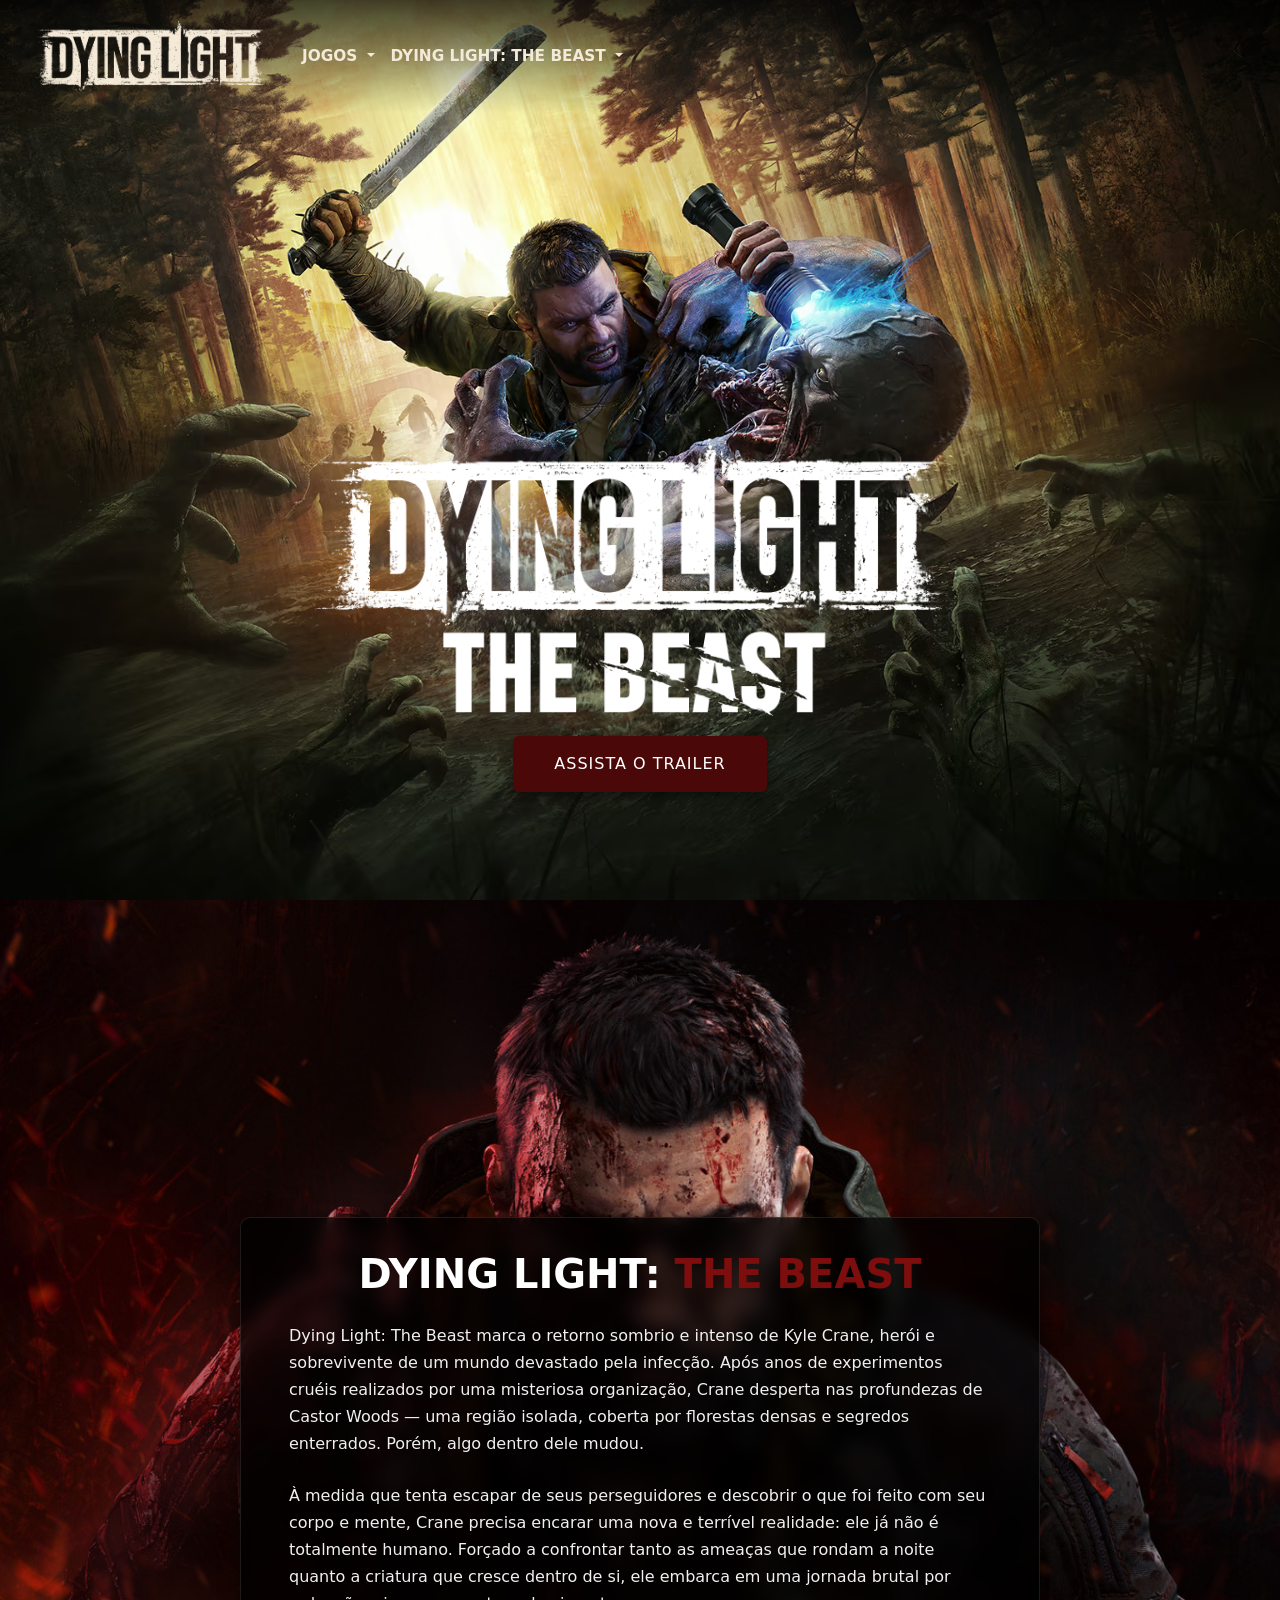
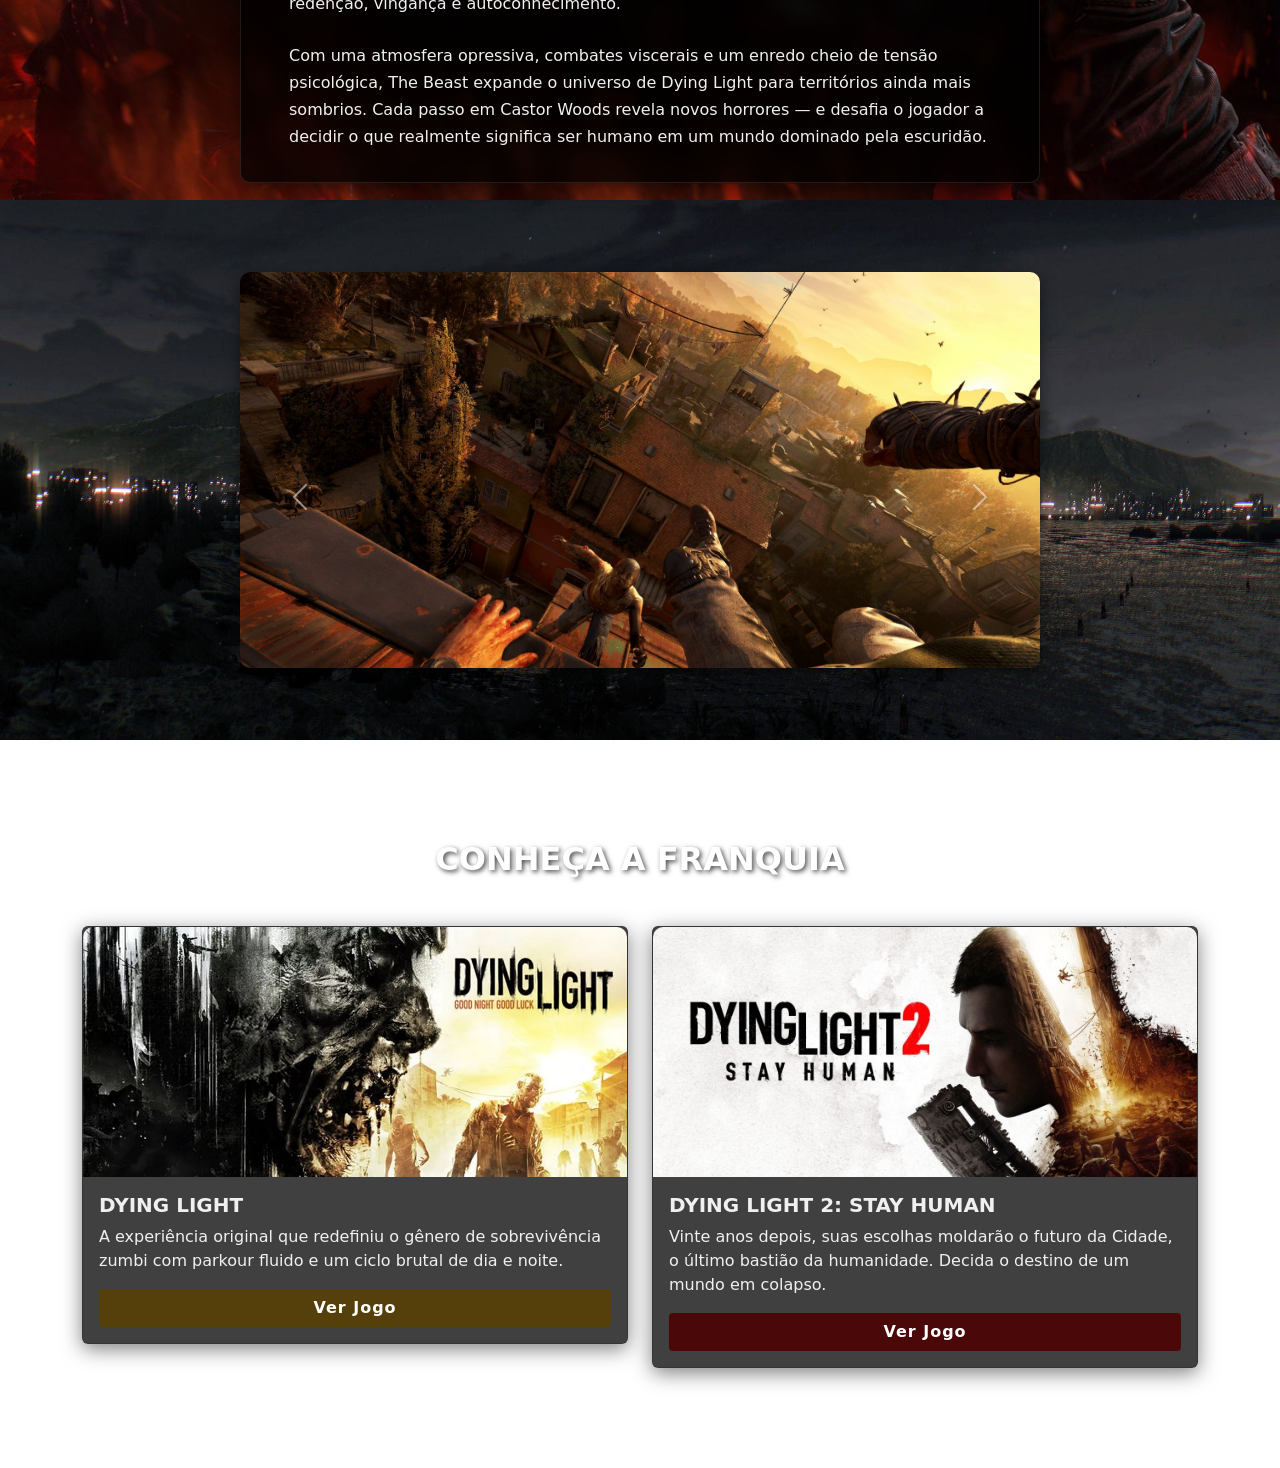
<file: 1 Semestre - Frontend/AP 2/index.html>
<!DOCTYPE html>
<html lang="pt-br">

<head>
    <meta charset="UTF-8">
    <meta name="viewport" content="width=device-width, initial-scale=1.0">
    <link rel="stylesheet" href="style.css">
    <script src="https://cdn.jsdelivr.net/npm/bootstrap@5.3.3/dist/js/bootstrap.bundle.min.js"></script>
    <link href="https://cdn.jsdelivr.net/npm/bootstrap@5.3.3/dist/css/bootstrap.min.css" rel="stylesheet">
    <title>Dying Light The Beast</title>
</head>

<body>
    <header>
        <nav class="navbar navbar-expand-lg navbar-dark fixed-top" id="cabeca">
            <div class="container-fluid">

                <a class="navbar-brand" href="#">
                    <img src="./Logos-dythebeast/logo2.png" alt="Logo" style="width:250px;" class="rounded-pill">
                </a>

                <button class="navbar-toggler" type="button" data-bs-toggle="collapse" data-bs-target="#mainNavbar"
                    aria-controls="mainNavbar" aria-expanded="false" aria-label="Toggle navigation">
                    <span class="navbar-toggler-icon"></span>
                </button>

                <div class="collapse navbar-collapse" id="mainNavbar">
                    <ul class="navbar-nav me-auto mb-2 mb-lg-0">
                        <li class="nav-item dropdown">
                            <a class="nav-link dropdown-toggle" href="#" id="gamesDropdown" role="button"
                                data-bs-toggle="dropdown" aria-expanded="false">
                                JOGOS
                            </a>
                            <ul class="dropdown-menu dropdown-menu-dark" aria-labelledby="gamesDropdown">
                                <li><a class="dropdown-item" href="./dying-light.html">Dying Light</a></li>
                                <li><a class="dropdown-item" href="./dying-light2.html">Dying Light 2 Stay Human</a></li>
                                <li><a class="dropdown-item" href="#">Dying Light: The Beast</a></li>
                            </ul>
                        </li>
                        <li class="nav-item dropdown">
                            <a class="nav-link dropdown-toggle" href="#" id="gamesDropdown" role="button"
                                data-bs-toggle="dropdown" aria-expanded="false">
                                Dying Light: The Beast
                            </a>
                            <ul class="dropdown-menu dropdown-menu-dark" aria-labelledby="gamesDropdown">
                                <li><a class="dropdown-item" href="#trailer">Trailer</a></li>
                                <li><a class="dropdown-item" href="#sobre">Sobre</a></li>
                                <li><a class="dropdown-item" href="#imagem">Imagens</a></li>
                                <li><a class="dropdown-item" href="#outros-jogos">Franquia</a></li>
                            </ul>
                        </li>
                    </ul>
                </div>
            </div>
        </nav>
    </header>

    <main>
        <div id="trailer" class="Tela-Principal dy3fundo-prin">
            <div class="container">
                <div class="logo-the-beast">
                    <img src="./Logos-dythebeast/logo.avif" alt="Dying Light The Beast Logo">

                    <button type="button" class="btn btn-trailer-solid btdy32" data-bs-toggle="modal"
                        data-bs-target="#modalTrailer">
                        Assista o Trailer
                    </button>

                    <div class="modal fade" id="modalTrailer" tabindex="-1" aria-labelledby="modalTitle"
                        aria-hidden="true">
                        <div class="modal-dialog modal-lg modal-dialog-centered">
                            <div class="modal-content">
                                <div class="modal-header">
                                    <h5 class="modal-title" id="modalTitle">Dying Light: The Beast - Trailer</h5>
                                    <button type="button" class="btn-close btn-close-white" data-bs-dismiss="modal"
                                        aria-label="Close"></button>
                                </div>
                                <div class="modal-body">
                                    <div class="ratio ratio-16x9">
                                        <iframe src="https://www.youtube.com/embed/qsqBCs7o5go" title="Trailer do Jogo"
                                            frameborder="0"
                                            allow="accelerometer; autoplay; clipboard-write; encrypted-media; gyroscope; picture-in-picture"
                                            allowfullscreen>
                                        </iframe>
                                    </div>
                                </div>
                            </div>
                        </div>
                    </div>

                </div>
            </div>
        </div>

        <div id="sobre" class="Sobre-Dying-Light-The-Beast dy3fundo-sobre">
            <div class="content-box">
                <h1>Dying Light: <span style="color: #7e0d0d;">THE BEAST</span></h1>
                <p>Dying Light: The Beast marca o retorno sombrio e intenso de Kyle Crane, herói e sobrevivente de um
                    mundo
                    devastado pela infecção. Após anos de experimentos cruéis realizados por uma misteriosa organização,
                    Crane desperta nas profundezas de Castor Woods — uma região isolada, coberta por florestas densas e
                    segredos enterrados. Porém, algo dentro dele mudou.</p>

                <p>À medida que tenta escapar de seus perseguidores e descobrir o que foi feito com seu corpo e mente,
                    Crane precisa encarar uma nova e terrível realidade: ele já não é totalmente humano. Forçado a
                    confrontar tanto as ameaças que rondam a noite quanto a criatura que cresce dentro de si, ele
                    embarca em
                    uma jornada brutal por redenção, vingança e autoconhecimento.</p>

                <p>Com uma atmosfera opressiva, combates viscerais e um enredo cheio de tensão psicológica, The Beast
                    expande o universo de Dying Light para territórios ainda mais sombrios. Cada passo em Castor Woods
                    revela novos horrores — e desafia o jogador a decidir o que realmente significa ser humano em um
                    mundo
                    dominado pela escuridão.</p>
            </div>
        </div>

        <div id="imagem" class="fundo-imagem">
            <div class="imagens-dying-light-the-beast">
                <div id="demo" class="carousel slide" data-bs-ride="carousel">

                    <div class="carousel-indicators">
                        <button type="button" data-bs-target="#demo" data-bs-slide-to="0" class="active"></button>
                        <button type="button" data-bs-target="#demo" data-bs-slide-to="1"></button>
                        <button type="button" data-bs-target="#demo" data-bs-slide-to="2"></button>
                    </div>

                    <div class="carousel-inner">
                        <div class="carousel-item active">
                            <img src="./Imagens-the-beast/img1.jpg" alt="Los Angeles" class="d-block w-100">
                        </div>
                        <div class="carousel-item">
                            <img src="./Imagens-the-beast/img3.jpg" alt="Chicago" class="d-block w-100">
                        </div>
                        <div class="carousel-item">
                            <img src="./Imagens-the-beast/img4.jpg" alt="New York" class="d-block w-100">
                        </div>
                    </div>

                    <button class="carousel-control-prev" type="button" data-bs-target="#demo" data-bs-slide="prev">
                        <span class="carousel-control-prev-icon"></span>
                    </button>
                    <button class="carousel-control-next" type="button" data-bs-target="#demo" data-bs-slide="next">
                        <span class="carousel-control-next-icon"></span>
                    </button>
                </div>
            </div>
        </div>

        </div>
        </div>


        <section id="outros-jogos" class="secao-cards">
            <div class="container">

                <h2 class="secao-titulo">Conheça a Franquia</h2>

                <div class="row g-4">

                    <div class="col-12 col-md-6">
                        <div id="dy1" class="card card-jogo">
                            <img src="./capas/capa-dyinglight.jpg" class="card-img-top" alt="Dying Light 1">
                            <div class="card-body">
                                <h5 class="card-title">Dying Light</h5>
                                <p class="card-text">A experiência original que redefiniu o gênero de sobrevivência
                                    zumbi com parkour fluido e um ciclo brutal de dia e noite.</p>
                                <a href="https://store.steampowered.com/app/239140/Dying_Light/" target="_blank" class="btn btn-outline-black mt-auto">Ver Jogo</a>
                            </div>
                        </div>
                    </div>

                    <div class="col-12 col-md-6">
                        <div id="dy2" class="card card-jogo">
                            <img src="./capas/capa-dyinglight2.jpg" class="card-img-top" alt="Dying Light 2">
                            <div class="card-body">
                                <h5 class="card-title">Dying Light 2: Stay Human</h5>
                                <p class="card-text">Vinte anos depois, suas escolhas moldarão o futuro da Cidade, o
                                    último bastião da humanidade. Decida o destino de um mundo em colapso.</p>
                                <a href="https://store.steampowered.com/app/534380/Dying_Light_2_Stay_Human_Reloaded_Edition/" target="_blank" class="btn btn-outline-black mt-auto">Ver Jogo</a>
                            </div>
                        </div>
                    </div>

                </div>
            </div>
        </section>
    </main>

</body>

</html>
</file>
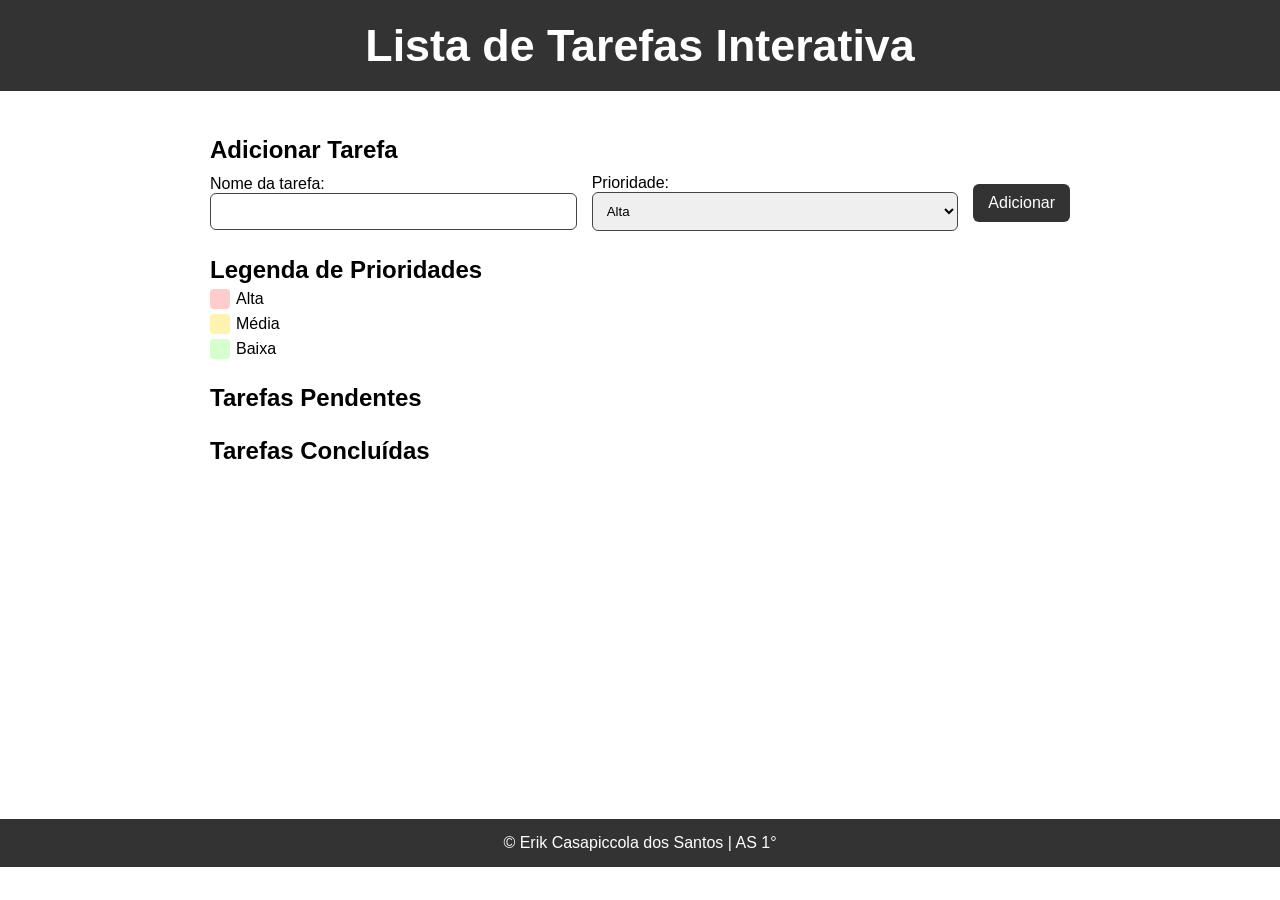
<file: 1 Semestre - Frontend/AS/index.html>
<!DOCTYPE html>
<html lang="pt-BR">
<head>
    <meta charset="UTF-8">
    <meta name="viewport" content="width=device-width, initial-scale=1.0">
    <title>Lista de Tarefas | AS</title>
    <link rel="stylesheet" href="style.css">
</head>
<body>

<header>
    <h1>Lista de Tarefas Interativa</h1>
</header>

<main>
    <div class="container">

        <div class="adicionar-tarefas">
            <h2>Adicionar Tarefa</h2>

            <section class="formulario">
                <div>
                    <label>Nome da tarefa:</label>
                    <input type="text" id="nome-tarefa">
                </div>

                <div>
                    <label>Prioridade:</label>
                    <select id="prioridade">
                        <option value="alta">Alta</option>
                        <option value="media">Média</option>
                        <option value="baixa">Baixa</option>
                    </select>
                </div>

                <button id="btnAdd">Adicionar</button>
            </section>
        </div>

        <div class="legenda">
            <h2>Legenda de Prioridades</h2>
            <p><span class="leg alta"></span> Alta</p>
            <p><span class="leg media"></span> Média</p>
            <p><span class="leg baixa"></span> Baixa</p>
        </div>

        <h2>Tarefas Pendentes</h2>
        <div id="listaPendentes"></div>

        <h2>Tarefas Concluídas</h2>
        <div id="listaConcluidas"></div>

    </div>
</main>

<footer>
    <p>&copy; Erik Casapiccola dos Santos | AS 1°</p>
</footer>

<script src="script.js"></script>
</body>
</html>
</file>
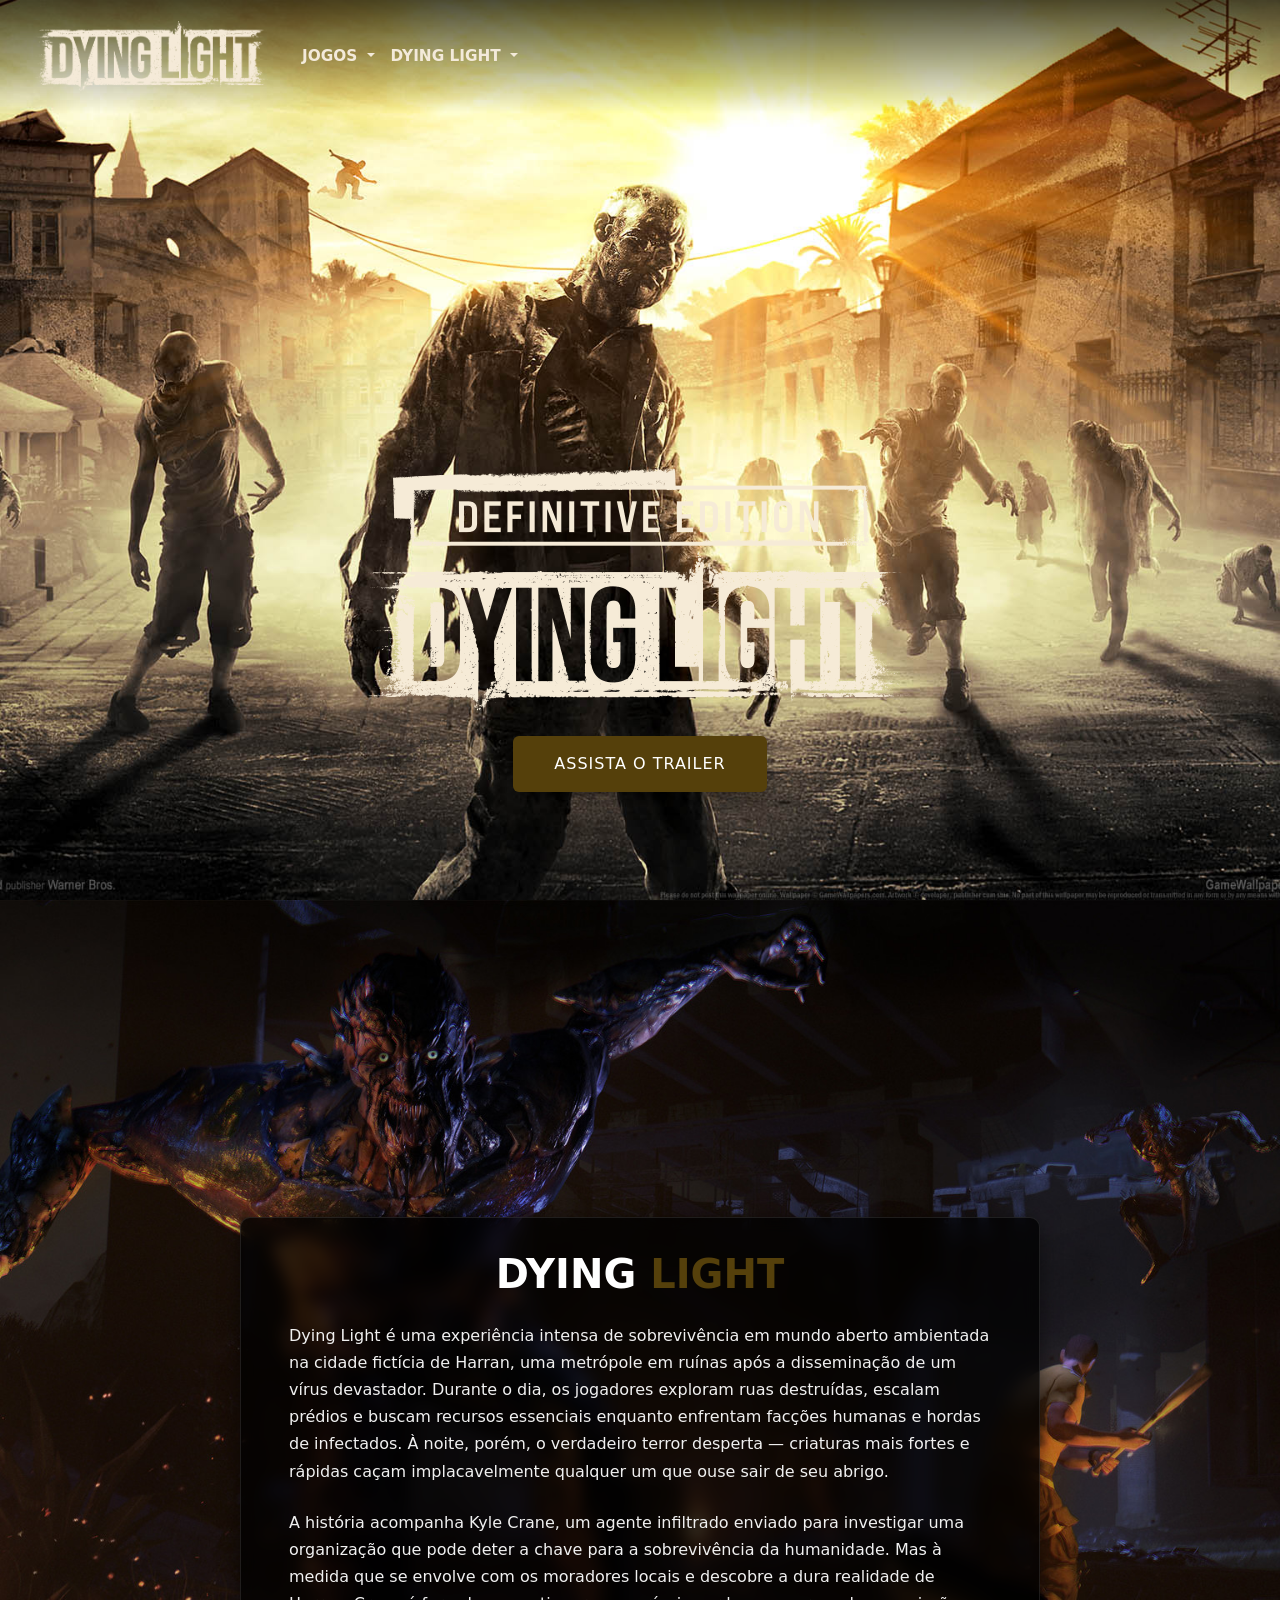
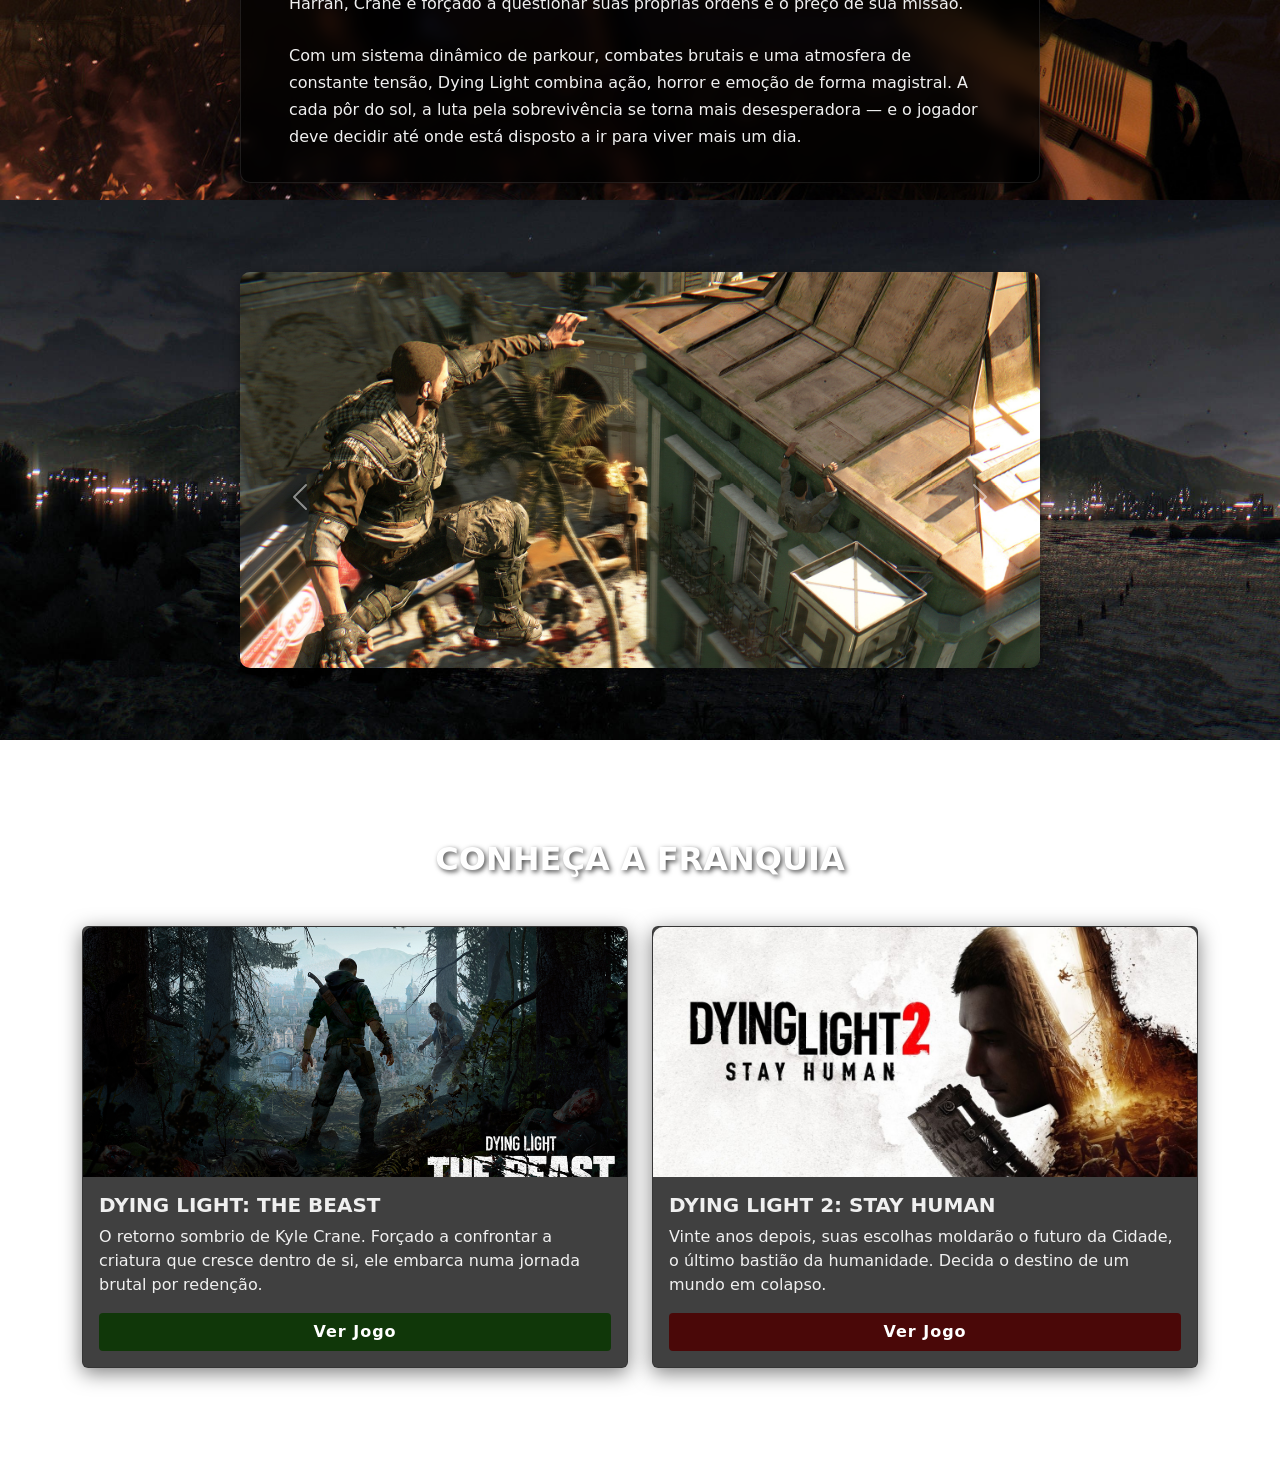
<file: 1 Semestre - Frontend/AP 2/dying-light.html>
<!DOCTYPE html>
<html lang="pt-br">

<head>
    <meta charset="UTF-8">
    <meta name="viewport" content="width=device-width, initial-scale=1.0">
    <link rel="stylesheet" href="style.css">
    <script src="https://cdn.jsdelivr.net/npm/bootstrap@5.3.3/dist/js/bootstrap.bundle.min.js"></script>
    <link href="https://cdn.jsdelivr.net/npm/bootstrap@5.3.3/dist/css/bootstrap.min.css" rel="stylesheet">
    <title>Dying Light</title>
</head>

<body>
    <header>
        <nav class="navbar navbar-expand-lg navbar-dark fixed-top" id="cabeca">
            <div class="container-fluid">

                <a class="navbar-brand" href="#">
                    <img src="./Logos-dythebeast/logo2.png" alt="Logo" style="width:250px;" class="rounded-pill">
                </a>

                <button class="navbar-toggler" type="button" data-bs-toggle="collapse" data-bs-target="#mainNavbar"
                    aria-controls="mainNavbar" aria-expanded="false" aria-label="Toggle navigation">
                    <span class="navbar-toggler-icon"></span>
                </button>

                <div class="collapse navbar-collapse" id="mainNavbar">
                    <ul class="navbar-nav me-auto mb-2 mb-lg-0">
                        <li class="nav-item dropdown">
                            <a class="nav-link dropdown-toggle" href="#" id="gamesDropdown" role="button"
                                data-bs-toggle="dropdown" aria-expanded="false">
                                JOGOS
                            </a>
                            <ul class="dropdown-menu dropdown-menu-dark" aria-labelledby="gamesDropdown">
                                <li><a class="dropdown-item" href="#">Dying Light</a></li>
                                <li><a class="dropdown-item" href="./dying-light2.html">Dying Light 2 Stay Human</a>
                                </li>
                                <li><a class="dropdown-item" href="./index.html">Dying Light: The Beast</a></li>
                            </ul>
                        </li>
                        <li class="nav-item dropdown">
                            <a class="nav-link dropdown-toggle" href="#" id="gamesDropdown" role="button"
                                data-bs-toggle="dropdown" aria-expanded="false">
                                Dying Light
                            </a>
                            <ul class="dropdown-menu dropdown-menu-dark" aria-labelledby="gamesDropdown">
                                <li><a class="dropdown-item" href="#trailer">Trailer</a></li>
                                <li><a class="dropdown-item" href="#sobre">Sobre</a></li>
                                <li><a class="dropdown-item" href="#imagem">Imagens</a></li>
                                <li><a class="dropdown-item" href="#outros-jogos">Franquia</a></li>
                            </ul>
                        </li>
                    </ul>
                </div>
            </div>
        </nav>
    </header>

    <main>
        <div id="trailer" class="Tela-Principal dy1fundo-prin">
            <div class="container">
                <div class="logo-the-beast">
                    <img src="./dyinglight1-imagens/logo/logody.png" alt="Dying Light The Beast Logo">

                    <button type="button" class="btn btn-trailer-solid btdy1" data-bs-toggle="modal"
                        data-bs-target="#modalTrailer">
                        Assista o Trailer
                    </button>

                    <div class="modal fade" id="modalTrailer" tabindex="-1" aria-labelledby="modalTitle"
                        aria-hidden="true">
                        <div class="modal-dialog modal-lg modal-dialog-centered">
                            <div class="modal-content">
                                <div class="modal-header">
                                    <h5 class="modal-title" id="modalTitle">Dying Light - Trailer</h5>
                                    <button type="button" class="btn-close btn-close-white" data-bs-dismiss="modal"
                                        aria-label="Close"></button>
                                </div>
                                <div class="modal-body">
                                    <div class="ratio ratio-16x9">
                                        <iframe src="https://www.youtube.com/embed/m1glnZiWh8Q?si=QSTiycFkVRF2rkej"
                                            title="Trailer do Jogo" frameborder="0"
                                            allow="accelerometer; autoplay; clipboard-write; encrypted-media; gyroscope; picture-in-picture"
                                            allowfullscreen>
                                        </iframe>
                                    </div>
                                </div>
                            </div>
                        </div>
                    </div>

                </div>
            </div>
        </div>

        <div id="sobre" class="Sobre-Dying-Light-The-Beast dy1fundo-sobre">
            <div class="content-box">
                <h1>Dying <span style="color: #55400b;">Light</span></h1>
                <p>Dying Light é uma experiência intensa de sobrevivência em mundo aberto ambientada na cidade fictícia
                    de Harran, uma metrópole em ruínas após a disseminação de um vírus devastador. Durante o dia, os
                    jogadores exploram ruas destruídas, escalam prédios e buscam recursos essenciais enquanto enfrentam
                    facções humanas e hordas de infectados. À noite, porém, o verdadeiro terror desperta — criaturas
                    mais fortes e rápidas caçam implacavelmente qualquer um que ouse sair de seu abrigo.</p>

                <p>A história acompanha Kyle Crane, um agente infiltrado enviado para investigar uma organização que
                    pode deter a chave para a sobrevivência da humanidade. Mas à medida que se envolve com os moradores
                    locais e descobre a dura realidade de Harran, Crane é forçado a questionar suas próprias ordens e o
                    preço de sua missão.</p>

                <p>Com um sistema dinâmico de parkour, combates brutais e uma atmosfera de constante tensão, Dying Light
                    combina ação, horror e emoção de forma magistral. A cada pôr do sol, a luta pela sobrevivência se
                    torna mais desesperadora — e o jogador deve decidir até onde está disposto a ir para viver mais um
                    dia.</p>
            </div>
        </div>

        <div id="imagem" class="fundo-imagem">
            <div class="imagens-dying-light-the-beast">
                <div id="demo" class="carousel slide" data-bs-ride="carousel">

                    <div class="carousel-indicators">
                        <button type="button" data-bs-target="#demo" data-bs-slide-to="0" class="active"></button>
                        <button type="button" data-bs-target="#demo" data-bs-slide-to="1"></button>
                        <button type="button" data-bs-target="#demo" data-bs-slide-to="2"></button>
                    </div>

                    <div class="carousel-inner">
                        <div class="carousel-item active">
                            <img src="./dyinglight1-imagens/img1.jpg" alt="Los Angeles" class="d-block w-100">
                        </div>
                        <div class="carousel-item">
                            <img src="./dyinglight1-imagens/img2.jpg" alt="Chicago" class="d-block w-100">
                        </div>
                        <div class="carousel-item">
                            <img src="./dyinglight1-imagens/img3.jpg" alt="New York" class="d-block w-100">
                        </div>
                    </div>

                    <button class="carousel-control-prev" type="button" data-bs-target="#demo" data-bs-slide="prev">
                        <span class="carousel-control-prev-icon"></span>
                    </button>
                    <button class="carousel-control-next" type="button" data-bs-target="#demo" data-bs-slide="next">
                        <span class="carousel-control-next-icon"></span>
                    </button>
                </div>
            </div>
        </div>

        </div>
        </div>


        <section id="outros-jogos" class="secao-cards">
            <div class="container">

                <h2 class="secao-titulo">Conheça a Franquia</h2>

                <div class="row g-4">

                    <div class="col-12 col-md-6">
                        <div id="dy3" class="card card-jogo">
                            <img src="./capas/capa-thebeast.jpg" class="card-img-top" alt="Dying Light 1">
                            <div class="card-body">
                                <h5 class="card-title">Dying Light: The Beast</h5>
                                <p class="card-text">O retorno sombrio de Kyle Crane. Forçado a confrontar a criatura
                                    que cresce dentro de si, ele embarca numa jornada brutal por redenção.</p>
                                <a href="https://store.steampowered.com/app/3008130/Dying_Light_The_Beast/" target="_blank" class="btn btn-outline-black mt-auto">Ver Jogo</a>
                            </div>
                        </div>
                    </div>

                    <div class="col-12 col-md-6">
                        <div id="dy2" class="card card-jogo">
                            <img src="./capas/capa-dyinglight2.jpg" class="card-img-top" alt="Dying Light 2">
                            <div class="card-body">
                                <h5 class="card-title">Dying Light 2: Stay Human</h5>
                                <p class="card-text">Vinte anos depois, suas escolhas moldarão o futuro da Cidade, o
                                    último bastião da humanidade. Decida o destino de um mundo em colapso.</p>
                                <a href="https://store.steampowered.com/app/534380/Dying_Light_2_Stay_Human_Reloaded_Edition/" target="_blank" class="btn btn-outline-black mt-auto">Ver Jogo</a>
                            </div>
                        </div>
                    </div>

                </div>
            </div>
        </section>
    </main>

</body>

</html>
</file>
<file: 1 Semestre - Frontend/AP 2/style.css>
.navbar.fixed-top {
    background-image: linear-gradient(to bottom, rgba(0, 0, 0, 0.7), transparent);
    padding: 1rem;
}

.navbar-nav .nav-link {
    color: rgb(243, 234, 218);
    text-transform: uppercase;
    font-weight: 600;
    font-size: 1.7vh;
}

.navbar-nav .nav-link:hover {
    color: #fff;
}

.navbar .dropdown-menu {
    background-color: rgba(0, 0, 0, 0.6);
    backdrop-filter: blur(10px);
    border: 1px solid rgba(255, 255, 255, 0.1);
    border-radius: 8px;
}

.navbar .dropdown-item {
    font-weight: 600;
    font-size: 0.9rem;
    padding: 0.6rem 1.2rem;
    display: flex;
    align-items: center;

    background-color: transparent;
    transition: background-color 0.2s ease;
}

.navbar .dropdown-item:hover {
    background-color: rgba(255, 255, 255, 0.1);
}

#modalTrailer .modal-content {
    background-color: #000;
    border: 1px solid #333;
}

#modalTrailer .modal-header {
    border-bottom: 1px solid #333;
    color: #fff;
}

#modalTrailer .modal-body {
    padding: 0;
}

/* --- ESTILOS DA TELA PRINCIPAL E LOGO CENTRAL --- */
.dy1fundo-prin {
    background-image: url('./dyinglight1-imagens/fundos/fundo-principal.jpg');
}

.dy2fundo-prin {
    background-image: url('./dyinglight2-imagens/fundos/fundo-principal.jpg');
}

.dy3fundo-prin {
    background-image: url('./fundos-dythebeast/the-beast-fundo.png');
}

.Tela-Principal {
    height: 100vh;
    background-size: cover;
    background-position: center center;
    background-repeat: no-repeat;
    background-attachment: fixed;
    display: flex;
    flex-direction: column;
    justify-content: flex-end;
    text-align: center;
}

.logo-the-beast {
    margin-bottom: 12vh;
    display: flex;
    flex-direction: column;
    align-items: center;
}

.logo-the-beast img {
    max-width: 60%;
    height: auto;
    margin-bottom: 20px;
}

.btdy1 {
    background-color: #55400b !important;
}

.btdy32 {
    background-color: #4a0808 !important;
}

.btn-trailer-solid {
    display: inline-block;
    color: #ffffff !important;
    border: none;
    padding: 15px 40px !important;
    border-radius: 4px;
    text-decoration: none;
    font-weight: bold;
    text-transform: uppercase;
    letter-spacing: 1px;
    font-size: 1rem;
    transition: background-color 0.3s ease, transform 0.2s ease;
    cursor: pointer;
    box-shadow: 0px 5px 15px rgba(0, 0, 0, 0.5);
}

.btn-trailer-solid:hover {
    background-color: #ffffff !important;
    color: #000000 !important;
    transition: ease-in 0.3s;
    box-shadow: 0px 8px 20px rgba(0, 0, 0, 0.7);
}

/* PAGINA - SOBRE */
.dy1fundo-sobre {
    background-image: url('./dyinglight1-imagens/fundos/sobre-img.jpg');
}

.dy2fundo-sobre {
    background-image: url('./dyinglight2-imagens/fundos/fundo-sobre.jpg');
}

.dy3fundo-sobre {
    background-image: url('./fundos-dythebeast/fundo-sobre.jpg');
}

.Sobre-Dying-Light-The-Beast {
    height: 100vh;
    background-size: cover;
    background-position: center center;
    background-repeat: no-repeat;
    display: flex;
    flex-direction: column;
    justify-content: center;
    align-items: center;
    padding: 2rem;
}

.content-box {
    background-color: rgba(0, 0, 0, 0.75);
    backdrop-filter: blur(8px);
    margin-top: 300px;
    color: #f0f0f0;
    max-width: 800px;
    padding: 2rem 3rem;
    border-radius: 10px;
    border: 1px solid rgba(255, 255, 255, 0.1);
    box-shadow: 0px 5px 20px rgba(0, 0, 0, 0.5);
}

.content-box h1 {
    color: #fff;
    font-weight: bold;
    text-transform: uppercase;
    margin-bottom: 1.5rem;
    text-align: center;
}

.content-box p {
    font-size: 1rem;
    line-height: 1.7;
    text-align: left;
    margin-bottom: 1.5rem;
}

.content-box p:last-child {
    margin-bottom: 0;
}

.fundo-imagem {
    background-image: url('./fundos-dythebeast/fundo-img.jpg');
    height: 60vh;
    background-size: cover;
    background-position: center center;
    background-repeat: no-repeat;
    display: flex;
    flex-direction: column;
    justify-content: center;
    align-items: end;
    padding: 2rem;
}

.imagens-dying-light-the-beast {
    max-width: 800px;
    margin: 40px auto;
    border-radius: 10px;
    overflow: hidden;
    box-shadow: 0px 5px 15px rgba(0, 0, 0, 0.5);
}

.imagens-dying-light-the-beast .carousel-item {
    height: 450px;
}

.imagens-dying-light-the-beast .carousel-item img {
    height: 100%;
    width: 100%;
    object-fit: cover;
}

/* --- ESTILOS DA SEÇÃO DE CARDS --- */
.secao-cards {
    background-image: url('./fundos-dythebeast/fundo-cards.jpg');
    background-size: cover;
    background-position: center center;
    background-repeat: no-repeat;
    background-attachment: fixed;
    padding: 100px 0;
}

.secao-titulo {
    color: #fff;
    font-weight: bold;
    text-transform: uppercase;
    text-align: center;
    margin-bottom: 3rem;
    text-shadow: 2px 2px 5px rgba(0, 0, 0, 0.7);
}

.card-jogo {
    background-color: rgba(0, 0, 0, 0.75) !important;
    backdrop-filter: blur(8px);
    color: #f0f0f0 !important;
    border-radius: 10px;
    border: 1px solid rgba(255, 255, 255, 0.1);
    box-shadow: 0px 5px 20px rgba(0, 0, 0, 0.5);
    height: 100%;
    transition: transform 0.3s ease, box-shadow 0.3s ease;
}

.card-jogo:hover {
    transform: translateY(-5px);
    box-shadow: 0px 8px 25px rgba(0, 0, 0, 0.7);
}

.card-jogo .card-body {
    display: flex;
    flex-direction: column;
    height: 100%;
}

.card-jogo .card-title {
    font-weight: bold;
    text-transform: uppercase;
}

.card-jogo .card-img-top {
    border-top-left-radius: 10px;
    border-top-right-radius: 10px;
    height: 250px;
    object-fit: cover;
}

#dy1 a {
    background-color: #55400b;
    color: #ffffff;
    border-radius: 4px;
    font-weight: bold;
    letter-spacing: 1px;
    font-size: 1rem;
    transition: background-color 0.3s ease, transform 0.2s ease;
}

#dy1 a:hover{
    background-color: #947013;
    color: #ffffff;
}

#dy2 a {
   background-color: #4a0808;
    color: #ffffff;
    border-radius: 4px;
    font-weight: bold;
    letter-spacing: 1px;
    font-size: 1rem;
    transition: background-color 0.3s ease, transform 0.2s ease;
}

#dy2 a:hover{
    background-color: #921313;
    color: #ffffff;
}

#dy3 a {
   background-color: #103709;
    color: #ffffff;
    border-radius: 4px;
    font-weight: bold;
    letter-spacing: 1px;
    font-size: 1rem;
    transition: background-color 0.3s ease, transform 0.2s ease;
}

#dy3 a:hover{
    background-color: #1b610e;
    color: #ffffff;
}

footer {
    color: wheat;
    background-color: black;
    display: flex;
    justify-content: center;
    align-items: center;
}
</file>
<file: 1 Semestre - Frontend/AS/style.css>
* {
    margin: 0;
    padding: 0;
    box-sizing: border-box;
    font-family: Arial, sans-serif;
}

header {
    text-align: center;
    padding: 20px;
    background: #333;
    color: white;
    font-size: 1.4rem;
}

.container {
    height: 77.5vh;
    padding: 20px;
    max-width: 900px;
    margin: auto;
}

h2 {
    margin-top: 25px;
}

.formulario {
    display: flex;
    align-items: center;
    gap: 15px;
    margin-top: 10px;
    flex-wrap: wrap;
}

.formulario div {
    flex: 1;
    min-width: 200px;
}

input, select {
    padding: 10px;
    width: 100%;
    border-radius: 6px;
    border: 1px solid #444;
}

button {
    padding: 10px 15px;
    background: #333;
    color: white;
    border: none;
    border-radius: 6px;
    cursor: pointer;
    font-size: 1rem;
    transition: 0.2s;
}

button:hover {
    background: black;
}

.tarefa-item {
    padding: 12px;
    margin-top: 10px;
    border-radius: 8px;
    display: flex;
    justify-content: space-between;
    align-items: center;
    font-size: 1rem;
    transition: 0.2s;
    flex-wrap: wrap;
    gap: 10px;
}

.tarefa-item div:first-child {
    flex: 1;
    min-width: 200px;
}

.tarefa-item div:last-child {
    display: flex;
    gap: 10px;
}

.bg-red {
    background: #ffcccc;
    border-left: 6px solid #d00000;
}

.bg-yellow {
    background: #fff3b0;
    border-left: 6px solid #e6a700;
}

.bg-green {
    background: #d5ffcc;
    border-left: 6px solid #4caf50;
}

button.concluir {
    background: #4caf50;
}

button.remover {
    background: #d00000;
}

.legenda {
    margin-top: 20px;
}

.legenda p {
    margin: 5px 0;
    display: flex;
    align-items: center;
    font-size: 1rem;
}

.leg {
    width: 20px;
    height: 20px;
    margin-right: 6px;
    border-radius: 4px;
}

.leg.alta { background: #ffcccc; }
.leg.media { background: #fff3b0; }
.leg.baixa { background: #d5ffcc; }

footer {
    margin-top: 30px;
    background: #333;
    color: white;
    padding: 15px;
    text-align: center;
}

@media (max-width: 768px) {
    header {
        font-size: 1.2rem;
    }

    .container {
        padding: 10px;
    }

    .formulario {
        flex-direction: column;
        align-items: stretch;
    }

    button {
        width: 100%;
    }

    .tarefa-item {
        flex-direction: column;
        align-items: flex-start;
    }

    .tarefa-item div:last-child {
        width: 100%;
        justify-content: space-between;
    }
}

@media (max-width: 480px) {
    header {
        font-size: 1rem;
        padding: 15px;
    }

    h2 {
        font-size: 1.1rem;
    }

    .tarefa-item {
        font-size: 0.9rem;
    }
}
</file>
